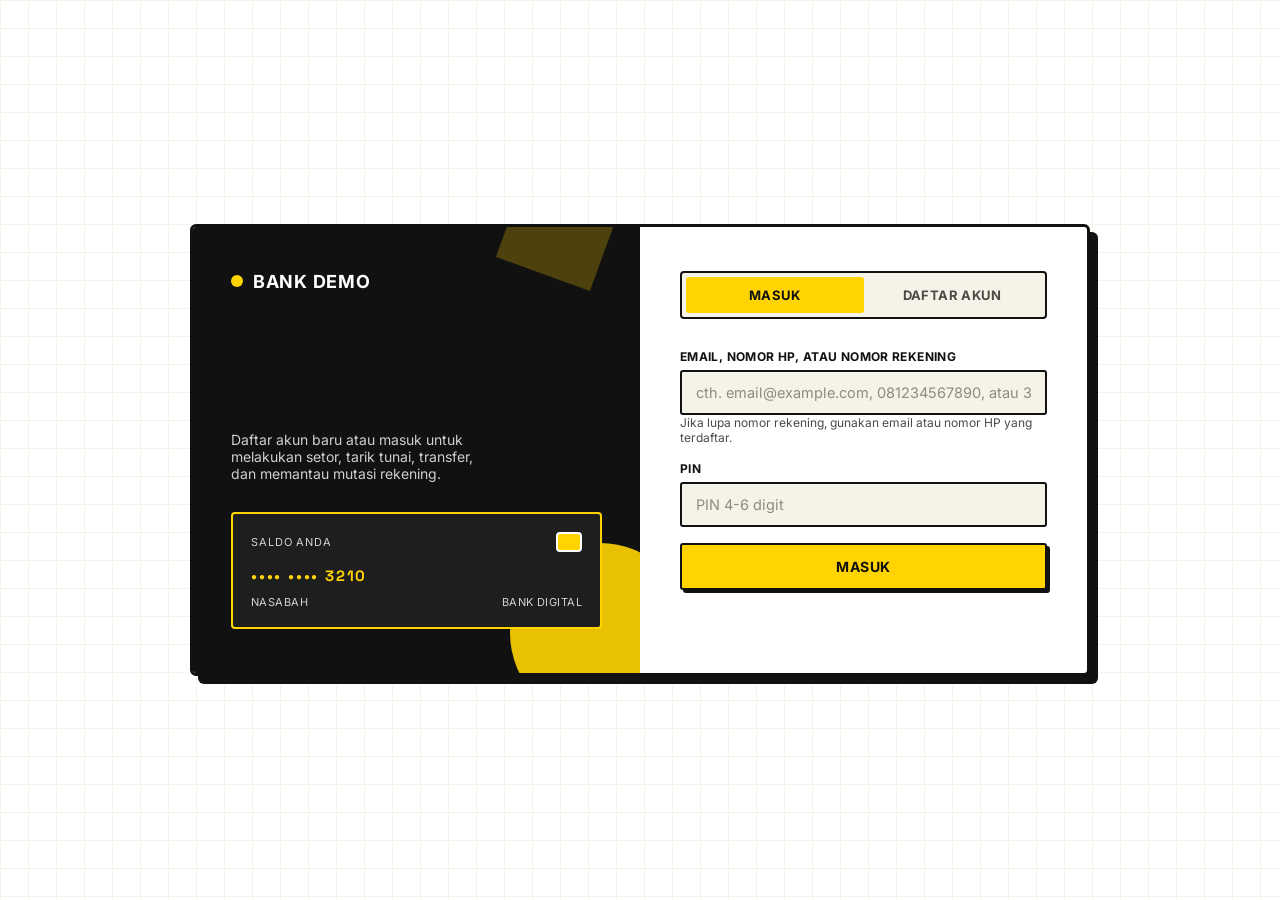
<file: templates/index.html>
<!DOCTYPE html>
<html lang="id">
<head>
<meta charset="UTF-8">
<meta name="viewport" content="width=device-width, initial-scale=1.0">
<title>Masuk — Bank Digital</title>
<link rel="preconnect" href="https://fonts.googleapis.com">
<link href="https://fonts.googleapis.com/css2?family=Space+Grotesk:wght@500;600;700&family=Inter:wght@400;500;600;700&display=swap" rel="stylesheet">
<link rel="stylesheet" href="/static/style.css">
</head>
<body>

<div class="auth-shell">
  <div class="auth-wrap">
    <div class="auth-side">
      <div class="auth-logo"><span class="dot"></span> Bank Demo</div>
      <div>
        <h2>Kelola uang dan memantau transaksi rekening anda .</h2>
        <p>Daftar akun baru atau masuk untuk melakukan setor, tarik tunai, transfer, dan memantau mutasi rekening.</p>
      </div>
      <div class="auth-card-mock">
        <div style="display:flex; justify-content:space-between; align-items:center;">
          <span style="font-size:11px; letter-spacing:.08em; opacity:.8; text-transform:uppercase;">Saldo Anda</span>
          <span style="width:26px;height:20px;border-radius:4px;background:#FFD400;border:2px solid #fff;"></span>
        </div>
        <div class="mock-num">•••• •••• 3210</div>
        <div class="mock-row">
          <span>NASABAH</span>
          <span>BANK DIGITAL</span>
        </div>
      </div>
    </div>

    <div class="auth-main">
      <div class="tabs">
        <button class="tab-btn active" data-tab="login">Masuk</button>
        <button class="tab-btn" data-tab="register">Daftar Akun</button>
      </div>

      <form id="formLogin" class="auth-form active">
        <div id="loginMsg" class="form-msg"></div>
        <div class="field">
          <label for="loginIdentifier">Email, Nomor HP, atau Nomor Rekening</label>
          <input type="text" id="loginIdentifier" class="field-input" placeholder="cth. email@example.com, 081234567890, atau 3821049573" maxlength="50" required>
          <div class="form-note">Jika lupa nomor rekening, gunakan email atau nomor HP yang terdaftar.</div>
        </div>
        <div class="field">
          <label for="loginPin">PIN</label>
          <input type="password" id="loginPin" class="field-input" placeholder="PIN 4-6 digit" inputmode="numeric" maxlength="6" required>
        </div>
        <button type="submit" class="btn btn-mint btn-block" id="btnLogin">Masuk</button>
      </form>

      <form id="formRegister" class="auth-form">
        <div id="registerMsg" class="form-msg"></div>
        <div class="field">
          <label for="regName">Nama</label>
          <input type="text" id="regName" class="field-input" placeholder="Nama lengkap" required>
        </div>
        <div class="field">
          <label for="regEmail">Email</label>
          <input type="email" id="regEmail" class="field-input" placeholder="nama@email.com" required>
        </div>
        <div class="field">
          <label for="regNoHp">Nomor HP</label>
          <input type="text" id="regNoHp" class="field-input" placeholder="cth. 081234567890" inputmode="numeric" maxlength="15" required>
        </div>
        <div class="field">
          <label for="regPin">PIN</label>
          <input type="password" id="regPin" class="field-input" placeholder="4-6 digit angka" inputmode="numeric" maxlength="6" required>
          <div class="form-note">Maksimal 6 digit angka.</div>
        </div>
        <div class="form-note">Nomor rekening akan dibuat otomatis setelah pendaftaran berhasil.</div>
        <button type="submit" class="btn btn-mint btn-block" id="btnRegister">Daftar Akun</button>

        <div class="kode-result" id="kodeResult">
          <div class="kode-label">Nomor Rekening Anda</div>
          <div class="kode-value" id="kodeValue">—</div>
        </div>
      </form>
    </div>
  </div>
</div>
<div class="toast" id="toast"></div>

<script src="/static/app.js"></script>
<script>
  function batasiAngka(el, maxLen) { // Batasi input hanya angka dan panjang maksimal
    el.addEventListener('input', () => { // pasang listener pada perubahan input
      el.value = el.value.replace(/\D/g, '').slice(0, maxLen); // hapus non-digit lalu pangkas panjang
    }); // akhir listener
  } // akhir fungsi batasiAngka
  batasiAngka(document.getElementById('loginPin'), 6); // batasi PIN login 6 digit
  batasiAngka(document.getElementById('regPin'), 6); // batasi PIN registrasi 6 digit
  batasiAngka(document.getElementById('regNoHp'), 15); // batasi nomor HP 15 digit

  document.querySelectorAll('.tab-btn').forEach(btn => { // cari semua tombol tab
    btn.addEventListener('click', () => { // ketika tab diklik
      document.querySelectorAll('.tab-btn').forEach(b => b.classList.remove('active')); // hapus 'active' dari semua tab
      document.querySelectorAll('.auth-form').forEach(f => f.classList.remove('active')); // sembunyikan semua form
      btn.classList.add('active'); // aktifin tab yang diklik
      document.getElementById('form' + (btn.dataset.tab === 'login' ? 'Login' : 'Register')).classList.add('active'); // tampilkan form sesuai tab
    }); 
  }); 
  document.getElementById('formLogin').addEventListener('submit', async (e) => { // submit login
    e.preventDefault(); // cegah reload halaman
    const btn = document.getElementById('btnLogin'); // tombol submit login
    const msg = document.getElementById('loginMsg'); // area pesan login
    msg.className = 'form-msg'; // reset kelas pesan
    btn.disabled = true; btn.textContent = 'Memproses...'; // nonaktifkan tombol sementara

    const payload = { // susun data untuk dikirim ke server
      identifier: document.getElementById('loginIdentifier').value.trim(), // ambil email, nomor HP, atau nomor rekening
      pin: document.getElementById('loginPin').value.trim(), // ambil PIN
    }; // akhir payload

    try {
      const res = await fetch('/api/login', { // kirim request login
        method: 'POST', headers: { 'Content-Type': 'application/json' }, body: JSON.stringify(payload)
      }); // akhir fetch
      const data = await res.json(); // parse JSON dari respons
      if (data.ok) { 
        window.location.href = '/dashboard'; // alihkan ke dashboard
      } else {
        msg.textContent = data.error; // tampilkan pesan error dari server
        msg.classList.add('error'); 
      }
    } catch (err) {
      msg.textContent = 'Gagal terhubung ke server.'; // pesan koneksi gagal
      msg.classList.add('error'); 
    } finally {
      btn.disabled = false; btn.textContent = 'Masuk'; // pulihkan tombol
    }
  }); // akhir handler login

  document.getElementById('formRegister').addEventListener('submit', async (e) => { // submit registrasi
    e.preventDefault(); // cegah reload halaman
    const btn = document.getElementById('btnRegister'); // tombol submit register
    const msg = document.getElementById('registerMsg'); // area pesan register
    const kodeBox = document.getElementById('kodeResult'); // container nomor rekening hasil
    msg.className = 'form-msg'; // reset kelas pesan
    kodeBox.style.display = 'none'; // sembunyikan hasil awal
    btn.disabled = true; btn.textContent = 'Memproses...'; // nonaktifkan tombol sementara

    const payload = { 
      name: document.getElementById('regName').value.trim(), 
      email: document.getElementById('regEmail').value.trim(), 
      no_hp: document.getElementById('regNoHp').value.trim(), 
      pin: document.getElementById('regPin').value.trim(), 
    }; // akhir payload

    try {
      const res = await fetch('/api/register', { // kirim request registrasi
        method: 'POST', headers: { 'Content-Type': 'application/json' }, body: JSON.stringify(payload)
      }); // akhir fetch
      const data = await res.json(); 
      if (data.ok) { // jika sukses
        msg.textContent = data.message + ' Silakan masuk menggunakan nomor rekening & PIN Anda.'; // buat ngasi tau user
        msg.classList.add('success'); // beri gaya sukses
        document.getElementById('kodeValue').textContent = data.nomor_rekening; // nampilin nomor rekening
        kodeBox.style.display = 'block'; // tunjukkan kotak hasil
        document.getElementById('formRegister').reset(); // reset form
      } else {
        msg.textContent = data.error; // tampilkan error
        msg.classList.add('error'); 
      }
    } catch (err) {
      msg.textContent = 'Gagal terhubung ke server.'; // pesan koneksi gagal ke server
      msg.classList.add('error'); 
    } finally {
      btn.disabled = false; btn.textContent = 'Daftar Akun'; // buat tombol kembali aktif
    }
  }); // akhir handler register
</script>
</body>
</html>
</file>
<file: static/style.css>
:root {
  --bg: #FFFFFF;
  --surface: #FFFFFF;
  --surface-2: #F5F2E7;
  --surface-3: #FFF3B0;
  --line: #111111;
  --ink: #111111;
  --ink-soft: #4B4B46;
  --ink-faint: #8C8C82;

  --mint: #FFD400;
  --mint-dark: #E6BF00;
  --mint-soft: #FFF3B0;
  --gold: #111111;
  --gold-soft: #F0EEE4;
  --danger: #D3352A;
  --danger-soft: rgba(211, 53, 42, 0.12);
  --success: #1F7A3D;

  --radius-s: 3px;
  --radius-m: 4px;
  --radius-l: 6px;

  --shadow-card: 8px 8px 0 var(--line);
  --shadow-soft: 5px 5px 0 var(--line);

  --font-display: 'Space Grotesk', 'Segoe UI', sans-serif;
  --font-body: 'Inter', -apple-system, BlinkMacSystemFont, 'Segoe UI', sans-serif;
}

* { box-sizing: border-box; }
html, body { height: 100%; margin: 0; }

body {
  font-family: var(--font-body);
  background: var(--bg);
  color: var(--ink);
  min-height: 100vh;
}

h1, h2, h3, h4 {
  font-family: var(--font-display); margin: 0; color: var(--ink);
  font-weight: 700;
}
p { margin: 0; }
a { color: inherit; }

::selection { background: var(--mint); color: var(--ink); }

.auth-shell {
  min-height: 100vh;
  display: flex;
  align-items: center;
  justify-content: center;
  padding: 24px;
  background:
    linear-gradient(var(--surface-2) 1px, transparent 1px),
    linear-gradient(90deg, var(--surface-2) 1px, transparent 1px);
  background-size: 28px 28px;
}

.auth-wrap {
  display: grid;
  grid-template-columns: 1fr 1fr;
  max-width: 900px;
  width: 100%;
  background: var(--surface);
  border-radius: var(--radius-l);
  overflow: hidden;
  box-shadow: var(--shadow-card);
  border: 3px solid var(--line);
}

.auth-side {
  background: var(--ink);
  padding: 44px 38px;
  display: flex;
  flex-direction: column;
  justify-content: space-between;
  color: #FFFFFF;
  position: relative;
  overflow: hidden;
}
.auth-side::after {
  content: "";
  position: absolute; right: -50px; bottom: -50px;
  width: 180px; height: 180px; border-radius: 50%;
  background: var(--mint); opacity: 0.9;
}
.auth-side::before {
  content: "";
  position: absolute; right: 30px; top: -50px;
  width: 100px; height: 100px;
  background: var(--mint); opacity: 0.25; transform: rotate(20deg);
}
.auth-logo { display: flex; align-items: center; gap: 10px; font-weight: 700; font-size: 18px; z-index: 1; text-transform: uppercase; letter-spacing: .04em; }
.auth-logo .dot { width: 12px; height: 12px; border-radius: 50%; background: var(--mint); }
.auth-side h2 { font-size: 27px; line-height: 1.2; margin-top: 30px; z-index: 1; text-transform: uppercase; letter-spacing: -0.01em; }
.auth-side p { margin-top: 12px; font-size: 14px; opacity: .8; z-index: 1; max-width: 260px; }
.auth-card-mock {
  margin-top: 30px; z-index: 1;
  background: #1E1E1E; border-radius: var(--radius-m); border: 2px solid var(--mint);
  padding: 18px; color: #FFFFFF;
}
.auth-card-mock .mock-num { font-family: var(--font-display); letter-spacing: .12em; font-size: 15px; margin: 14px 0 10px; color: var(--mint); font-weight: 700; }
.auth-card-mock .mock-row { display: flex; justify-content: space-between; font-size: 11px; opacity: .8; text-transform: uppercase; letter-spacing: .04em; }

.auth-main { padding: 44px 40px; display: flex; flex-direction: column; }

.tabs { display: flex; gap: 0; background: var(--surface-2); padding: 4px; border-radius: var(--radius-m); margin-bottom: 30px; border: 2px solid var(--line); }
.tab-btn {
  flex: 1; padding: 10px; border: none; background: transparent; color: var(--ink-soft);
  font-weight: 700; font-size: 13px; text-transform: uppercase; letter-spacing: .03em;
  border-radius: var(--radius-s); cursor: pointer; font-family: var(--font-body);
  transition: background .15s ease, color .15s ease, transform .1s ease;
}
.tab-btn:hover:not(.active) { background: #FFFFFF; color: var(--ink); }
.tab-btn.active { background: var(--mint); color: var(--ink); }

.auth-form { display: none; flex-direction: column; gap: 16px; }
.auth-form.active { display: flex; }

.field { display: flex; flex-direction: column; gap: 6px; }
.field label { font-size: 12px; font-weight: 700; color: var(--ink); text-transform: uppercase; letter-spacing: .03em; }
.field-input {
  padding: 12px 14px; border-radius: var(--radius-s); border: 2px solid var(--line);
  background: var(--surface-2); color: var(--ink); font-size: 14.5px; font-family: var(--font-body);
  transition: border-color .15s ease, box-shadow .15s ease, background .15s ease;
}
.field-input:hover { border-color: var(--ink); background: #FFFFFF; }
.field-input:focus { outline: none; border-color: var(--ink); box-shadow: 3px 3px 0 var(--mint); background: #FFFFFF; }
.field-input::placeholder { color: var(--ink-faint); }

.btn {
  display: inline-flex; align-items: center; justify-content: center; gap: 8px;
  padding: 13px 20px; border-radius: var(--radius-s); border: 2px solid var(--line); cursor: pointer;
  font-weight: 700; font-size: 14px; font-family: var(--font-body);
  transition: transform .12s ease, box-shadow .12s ease, background .15s ease, color .15s ease;
  text-transform: uppercase; letter-spacing: .03em;
}
.btn:active { transform: translate(2px, 2px) !important; box-shadow: none !important; }
.btn-mint { background: var(--mint); color: var(--ink); box-shadow: 3px 3px 0 var(--line); }
.btn-mint:hover { background: var(--mint-dark); transform: translate(-2px, -2px); box-shadow: 6px 6px 0 var(--line); }
.btn-ghost { background: #FFFFFF; color: var(--ink); box-shadow: 3px 3px 0 var(--line); }
.btn-ghost:hover { background: var(--surface-2); transform: translate(-2px, -2px); box-shadow: 6px 6px 0 var(--line); }
.btn-danger { background: #FFFFFF; color: var(--danger); border-color: var(--danger); box-shadow: 3px 3px 0 var(--danger); }
.btn-danger:hover { background: var(--danger); color: #FFFFFF; transform: translate(-2px, -2px); box-shadow: 6px 6px 0 var(--danger); }
.btn-block { width: 100%; }
.btn[disabled] { opacity: .5; cursor: not-allowed; transform: none !important; box-shadow: 3px 3px 0 var(--line) !important; }

.form-note { font-size: 12px; color: var(--ink-soft); margin-top: -6px; }
.form-msg { font-size: 13px; padding: 10px 12px; border-radius: var(--radius-s); display: none; border: 2px solid transparent; font-weight: 600; }
.form-msg.error { background: #FFF2F0; color: var(--danger); border-color: var(--danger); display: block; }
.form-msg.success { background: var(--surface-3); color: var(--ink); border-color: var(--ink); display: block; }

.kode-result {
  display: none; margin-top: 6px; padding: 16px; border-radius: var(--radius-m);
  background: var(--mint); border: 2px solid var(--line); text-align: center;
}
.kode-result .kode-label { font-size: 11.5px; color: var(--ink); text-transform: uppercase; letter-spacing: .08em; font-weight: 700; }
.kode-result .kode-value { font-family: var(--font-display); font-size: 26px; color: var(--ink); letter-spacing: .1em; margin-top: 4px; font-weight: 700; }

.dash-shell { max-width: 1080px; margin: 0 auto; padding: 30px 24px 60px; }

.dash-topbar { display: flex; align-items: center; justify-content: space-between; margin-bottom: 26px; padding-bottom: 18px; border-bottom: 3px solid var(--line); }
.dash-brand { display: flex; align-items: center; gap: 10px; font-weight: 700; font-size: 19px; text-transform: uppercase; letter-spacing: .03em; }
.dash-brand .dot { width: 12px; height: 12px; border-radius: 50%; background: var(--mint); border: 2px solid var(--line); }

.user-menu { display: flex; align-items: center; gap: 12px; }
.user-menu .who { text-align: right; }
.user-menu .who strong { display: block; font-size: 13.5px; }
.user-menu .who span { font-size: 11.5px; color: var(--ink-soft); }
.avatar-circle {
  width: 38px; height: 38px; border-radius: 50%; background: var(--mint);
  display: flex; align-items: center; justify-content: center; font-weight: 700; color: var(--ink);
  border: 2px solid var(--line);
}

.dash-grid { display: grid; grid-template-columns: 1.1fr 1fr; gap: 22px; align-items: start; }

.bank-card {
  position: relative;
  border-radius: var(--radius-l);
  padding: 28px 26px;
  min-height: 200px;
  background: var(--ink);
  border: 3px solid var(--line);
  box-shadow: var(--shadow-card);
  overflow: hidden;
  color: #FFFFFF;
}
.bank-card::before {
  content: "";
  position: absolute; width: 220px; height: 220px; border-radius: 50%;
  background: var(--mint); opacity: 0.14;
  right: -70px; top: -70px;
}
.bank-card .bc-top { display: flex; justify-content: space-between; align-items: flex-start; position: relative; z-index: 1; }
.bank-card .bc-label { font-size: 11.5px; text-transform: uppercase; letter-spacing: .1em; color: #C9C9C2; font-weight: 700; }
.bank-card .bc-balance { font-family: var(--font-display); font-size: 36px; margin-top: 6px; font-weight: 700; }
.bank-card .bc-chip { width: 42px; height: 32px; border-radius: 4px; background: var(--mint); border: 2px solid #FFFFFF; }
.bank-card .bc-bottom { display: flex; justify-content: space-between; align-items: flex-end; margin-top: 34px; position: relative; z-index: 1; }
.bank-card .bc-number { font-family: var(--font-display); letter-spacing: .14em; font-size: 16px; color: var(--mint); font-weight: 700; }
.bank-card .bc-name { font-size: 13px; color: #C9C9C2; margin-top: 4px; text-transform: uppercase; letter-spacing: .04em; }

.action-row { display: flex; gap: 12px; margin-top: 18px; }
.action-btn {
  flex: 1; display: flex; flex-direction: column; align-items: center; gap: 8px;
  padding: 16px 10px; border-radius: var(--radius-m); background: var(--surface);
  border: 2px solid var(--line); cursor: pointer; color: var(--ink); font-family: var(--font-body);
  font-size: 12px; font-weight: 700; text-transform: uppercase; letter-spacing: .02em;
  transition: box-shadow .15s ease, transform .15s ease, background .15s ease; box-shadow: 3px 3px 0 var(--line);
}
.action-btn:hover { transform: translate(-3px, -3px); box-shadow: 7px 7px 0 var(--line); background: var(--surface-2); }
.action-btn:hover .ic-wrap { transform: scale(1.08); }
.action-btn:active { transform: translate(2px, 2px); box-shadow: none; }
.action-btn .ic { width: 22px; height: 22px; }
.action-btn.deposit .ic-wrap { color: var(--ink); background: var(--mint); }
.action-btn.withdraw .ic-wrap { color: var(--danger); background: #FFF2F0; }
.action-btn.transfer .ic-wrap { color: #FFFFFF; background: var(--ink); }
.ic-wrap {
  width: 38px; height: 38px; border-radius: 50%; display: flex; align-items: center; justify-content: center;
  border: 2px solid var(--line); transition: transform .15s ease;
}

.card { background: var(--surface); border: 2px solid var(--line); border-radius: var(--radius-m); padding: 22px; box-shadow: var(--shadow-soft); }
.card h3 { font-size: 15px; margin-bottom: 16px; text-transform: uppercase; letter-spacing: .03em; }

.history-list { display: flex; flex-direction: column; gap: 4px; max-height: 420px; overflow-y: auto; }
.history-row { display: flex; align-items: center; gap: 12px; padding: 12px 10px; margin: 0 -10px; border-bottom: 2px solid var(--surface-2); border-radius: var(--radius-s); transition: background .12s ease; }
.history-row:hover { background: var(--surface-2); }
.history-row:last-child { border-bottom: none; }
.hist-ic { width: 36px; height: 36px; border-radius: 50%; display: flex; align-items: center; justify-content: center; flex-shrink: 0; font-size: 15px; border: 2px solid var(--line); }
.hist-ic.deposit { background: var(--mint); color: var(--ink); }
.hist-ic.withdraw { background: #FFF2F0; color: var(--danger); }
.hist-mid { flex: 1; }
.hist-mid strong { font-size: 13.5px; display: block; }
.hist-mid span { font-size: 11.5px; color: var(--ink-soft); }
.hist-mid .hist-note { display: block; font-size: 11.5px; color: var(--ink-faint); margin-top: 2px; font-style: italic; }
.hist-amt { font-family: var(--font-display); font-size: 14.5px; font-weight: 700; }
.hist-amt.deposit { color: var(--success); }
.hist-amt.withdraw { color: var(--danger); }
.history-empty { text-align: center; padding: 40px 10px; color: var(--ink-faint); font-size: 13.5px; }


.modal-backdrop {
  display: none; position: fixed; inset: 0; background: rgba(17,17,17,0.55);
  align-items: center; justify-content: center; z-index: 100; padding: 20px;
}
.modal-backdrop.show { display: flex; }
.modal-box {
  background: var(--surface); border: 3px solid var(--line); border-radius: var(--radius-m);
  padding: 26px; width: 100%; max-width: 380px; box-shadow: var(--shadow-card);
}
.modal-box h3 { margin-bottom: 6px; text-transform: uppercase; }
.modal-box .modal-sub { color: var(--ink-soft); font-size: 13px; margin-bottom: 20px; }
.modal-actions { display: flex; gap: 10px; margin-top: 20px; }

.toast {
  position: fixed; bottom: 24px; left: 50%; transform: translateX(-50%) translateY(20px);
  background: var(--ink); border: 2px solid var(--ink); color: #FFFFFF;
  padding: 12px 18px; border-radius: var(--radius-m); font-size: 13.5px; font-weight: 600;
  opacity: 0; pointer-events: none; transition: all .25s ease; z-index: 200;
  box-shadow: var(--shadow-soft);
}
.toast.show { opacity: 1; transform: translateX(-50%) translateY(0); }
.toast.error { background: var(--danger); border-color: var(--danger); color: #FFFFFF; }
.toast.success { background: var(--mint); border-color: var(--ink); color: var(--ink); }

@media (max-width: 860px) {
  .auth-wrap { grid-template-columns: 1fr; max-width: 440px; }
  .auth-side { display: none; }
  .dash-grid { grid-template-columns: 1fr; }
}

@media (max-width: 480px) {
  .auth-main { padding: 32px 22px; }
  .bank-card { padding: 22px 18px; }
  .bank-card .bc-balance { font-size: 28px; }
  .action-row { flex-wrap: wrap; }
  .dash-topbar { flex-wrap: wrap; gap: 12px; }
}
</file>
